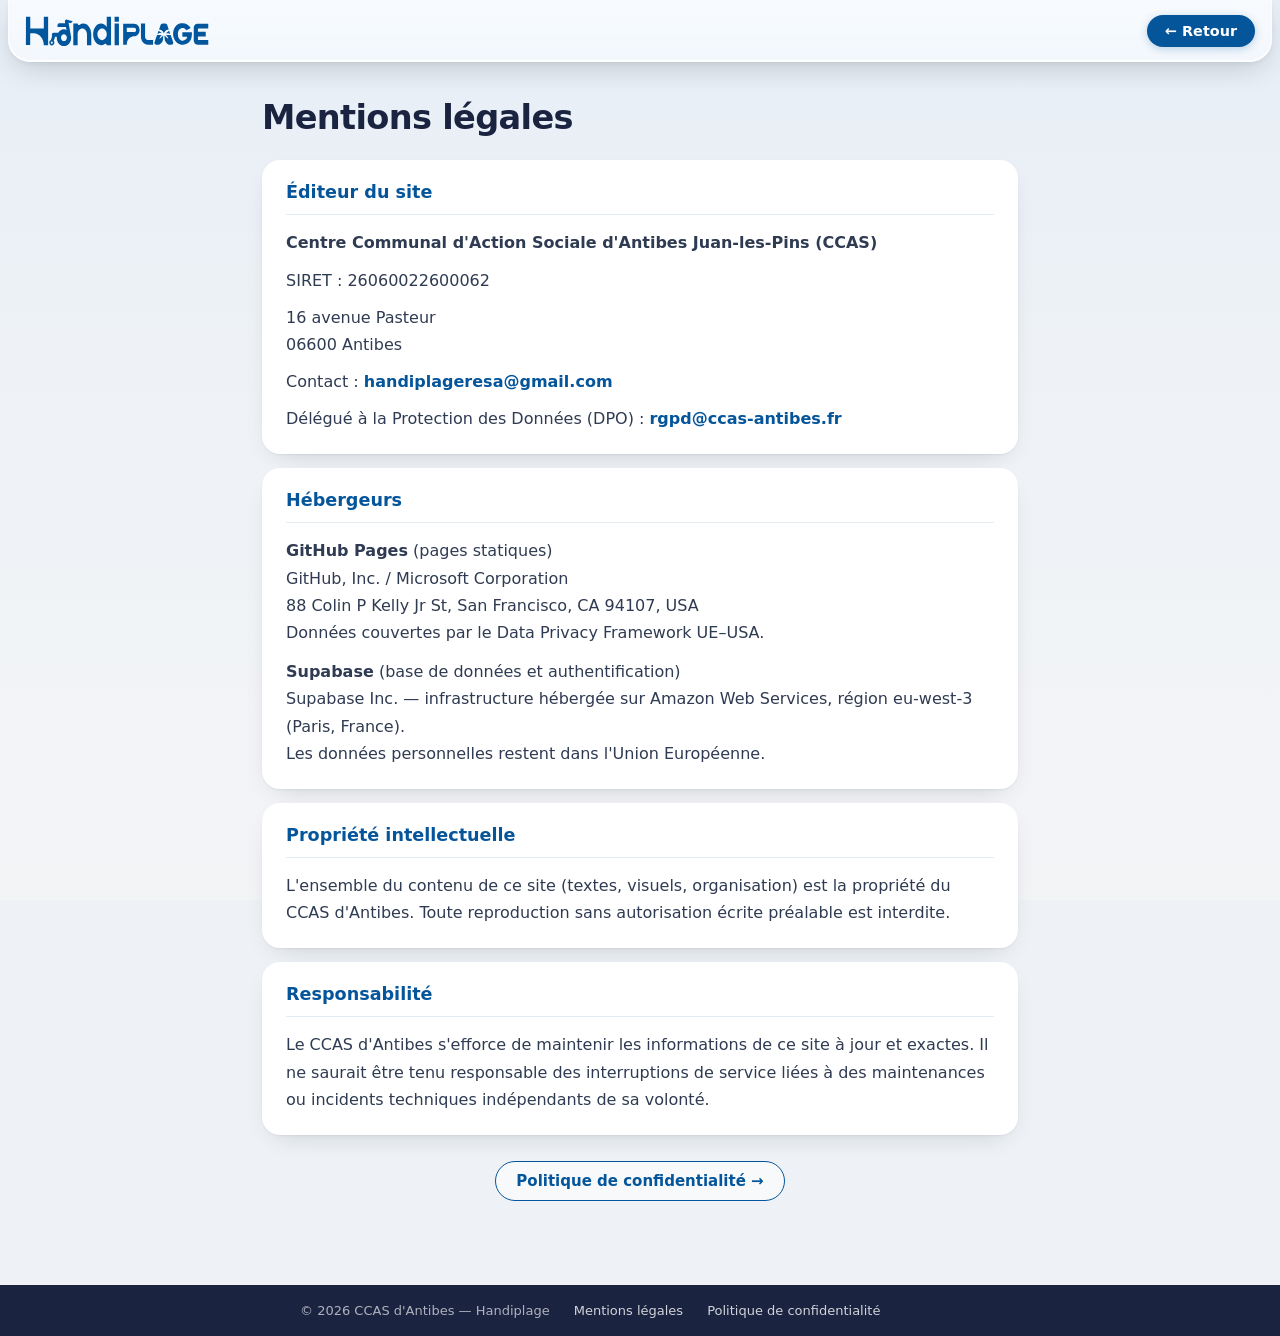
<file: mentions-legales.html>
<!DOCTYPE html>
<html lang="fr">
<head>
  <meta charset="UTF-8">
  <meta name="viewport" content="width=device-width, initial-scale=1.0">
  <title>Mentions légales — Handiplage Antibes</title>
  <link rel="icon" type="image/png" sizes="128x128" href="icons/favicon-palmier.png">
  <link rel="icon" type="image/svg+xml" sizes="any" href="icons/icone-handiplage.svg">
  <link rel="apple-touch-icon" href="icons/apple-touch-icon.png">
  <link rel="stylesheet" href="css/public.css">
</head>
<body class="legal-page">

<header class="pub-header legal-header">
  <a href="login.html" class="legal-header-logo"><img src="logo-handiplage-mot-bleu.svg" alt="Handiplage — accueil"></a>
  <a href="login.html" class="legal-back" id="legal-back">← Retour</a>
</header>

<main class="pub-container legal-main">

  <h1 class="legal-title">Mentions légales</h1>

  <div class="pub-card">
    <h2 class="pub-card-title">Éditeur du site</h2>
    <p class="legal-p"><strong>Centre Communal d'Action Sociale d'Antibes Juan-les-Pins (CCAS)</strong></p>
    <p class="legal-p">SIRET : 26060022600062</p>
    <p class="legal-p">16 avenue Pasteur<br>06600 Antibes</p>
    <p class="legal-p">Contact : <a href="mailto:handiplageresa@gmail.com" class="legal-link">handiplageresa@gmail.com</a></p>
    <p class="legal-p">Délégué à la Protection des Données (DPO) : <a href="mailto:rgpd@ccas-antibes.fr" class="legal-link">rgpd@ccas-antibes.fr</a></p>
  </div>

  <div class="pub-card">
    <h2 class="pub-card-title">Hébergeurs</h2>
    <p class="legal-p"><strong>GitHub Pages</strong> (pages statiques)<br>
    GitHub, Inc. / Microsoft Corporation<br>
    88 Colin P Kelly Jr St, San Francisco, CA 94107, USA<br>
    Données couvertes par le Data Privacy Framework UE–USA.</p>
    <p class="legal-p" style="margin-top:12px"><strong>Supabase</strong> (base de données et authentification)<br>
    Supabase Inc. — infrastructure hébergée sur Amazon Web Services, région eu-west-3 (Paris, France).<br>
    Les données personnelles restent dans l'Union Européenne.</p>
  </div>

  <div class="pub-card">
    <h2 class="pub-card-title">Propriété intellectuelle</h2>
    <p class="legal-p">L'ensemble du contenu de ce site (textes, visuels, organisation) est la propriété du CCAS d'Antibes. Toute reproduction sans autorisation écrite préalable est interdite.</p>
  </div>

  <div class="pub-card">
    <h2 class="pub-card-title">Responsabilité</h2>
    <p class="legal-p">Le CCAS d'Antibes s'efforce de maintenir les informations de ce site à jour et exactes. Il ne saurait être tenu responsable des interruptions de service liées à des maintenances ou incidents techniques indépendants de sa volonté.</p>
  </div>

  <p class="legal-crosslink-wrap"><a href="politique-confidentialite.html" class="legal-crosslink">Politique de confidentialité →</a></p>

</main>

<footer class="site-footer">
  <div class="site-footer-inner">
    <span>© 2026 CCAS d'Antibes — Handiplage</span>
    <a href="mentions-legales.html">Mentions légales</a>
    <a href="politique-confidentialite.html">Politique de confidentialité</a>
  </div>
</footer>

<script>
  // « Retour » : revient à la page précédente du site si on en vient, sinon à la connexion
  document.getElementById('legal-back').addEventListener('click', function (e) {
    try {
      if (document.referrer && new URL(document.referrer).origin === location.origin && history.length > 1) {
        e.preventDefault(); history.back();
      }
    } catch (err) {}
  });
</script></body>
</html>
</file>
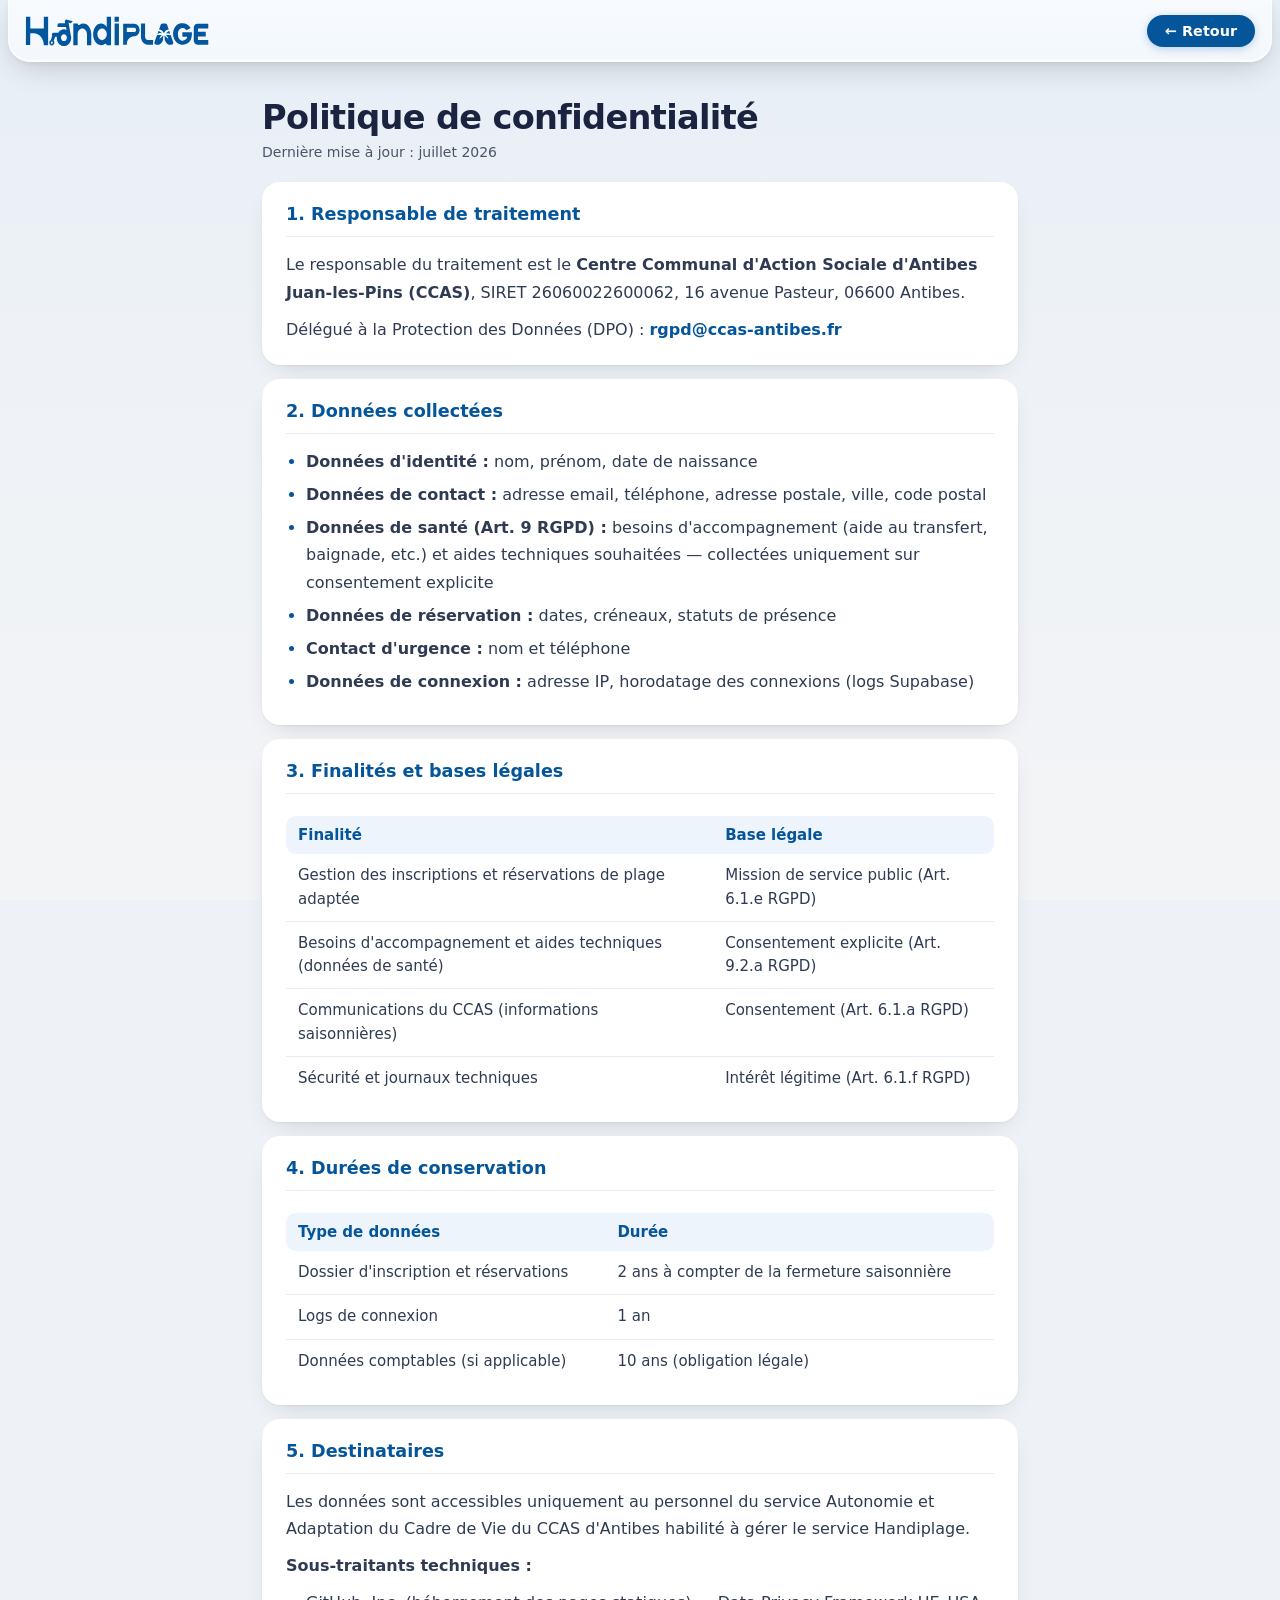
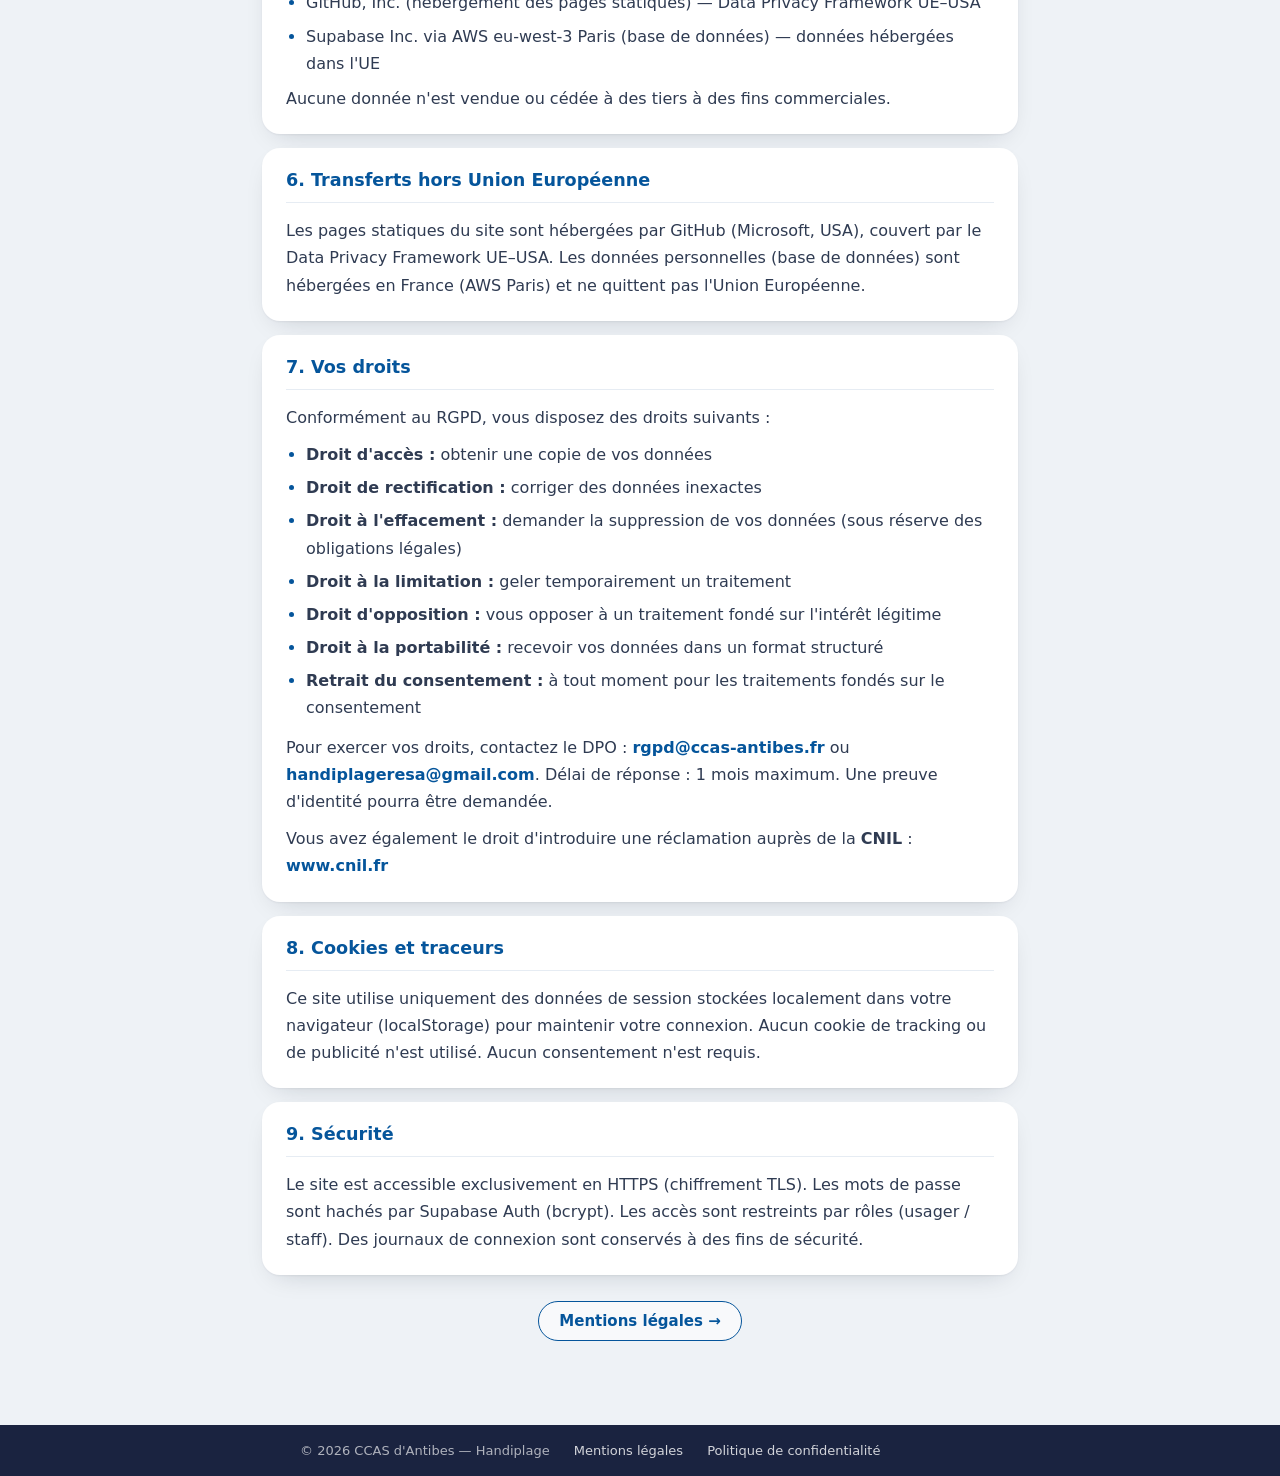
<file: politique-confidentialite.html>
<!DOCTYPE html>
<html lang="fr">
<head>
  <meta charset="UTF-8">
  <meta name="viewport" content="width=device-width, initial-scale=1.0">
  <title>Politique de confidentialité — Handiplage Antibes</title>
  <link rel="icon" type="image/png" sizes="128x128" href="icons/favicon-palmier.png">
  <link rel="icon" type="image/svg+xml" sizes="any" href="icons/icone-handiplage.svg">
  <link rel="apple-touch-icon" href="icons/apple-touch-icon.png">
  <link rel="stylesheet" href="css/public.css">
</head>
<body class="legal-page">

<header class="pub-header legal-header">
  <a href="login.html" class="legal-header-logo"><img src="logo-handiplage-mot-bleu.svg" alt="Handiplage — accueil"></a>
  <a href="login.html" class="legal-back" id="legal-back">← Retour</a>
</header>

<main class="pub-container legal-main">

  <h1 class="legal-title">Politique de confidentialité</h1>
  <p class="legal-updated">Dernière mise à jour : juillet 2026</p>

  <div class="pub-card">
    <h2 class="pub-card-title">1. Responsable de traitement</h2>
    <p class="legal-p">Le responsable du traitement est le <strong>Centre Communal d'Action Sociale d'Antibes Juan-les-Pins (CCAS)</strong>, SIRET 26060022600062, 16 avenue Pasteur, 06600 Antibes.</p>
    <p class="legal-p">Délégué à la Protection des Données (DPO) : <a href="mailto:rgpd@ccas-antibes.fr" class="legal-link">rgpd@ccas-antibes.fr</a></p>
  </div>

  <div class="pub-card">
    <h2 class="pub-card-title">2. Données collectées</h2>
    <ul class="legal-list">
      <li><strong>Données d'identité :</strong> nom, prénom, date de naissance</li>
      <li><strong>Données de contact :</strong> adresse email, téléphone, adresse postale, ville, code postal</li>
      <li><strong>Données de santé (Art. 9 RGPD) :</strong> besoins d'accompagnement (aide au transfert, baignade, etc.) et aides techniques souhaitées — collectées uniquement sur consentement explicite</li>
      <li><strong>Données de réservation :</strong> dates, créneaux, statuts de présence</li>
      <li><strong>Contact d'urgence :</strong> nom et téléphone</li>
      <li><strong>Données de connexion :</strong> adresse IP, horodatage des connexions (logs Supabase)</li>
    </ul>
  </div>

  <div class="pub-card">
    <h2 class="pub-card-title">3. Finalités et bases légales</h2>
    <div class="legal-table-wrap"><table class="legal-table">
      <thead><tr><th>Finalité</th><th>Base légale</th></tr></thead>
      <tbody>
        <tr><td>Gestion des inscriptions et réservations de plage adaptée</td><td>Mission de service public (Art. 6.1.e RGPD)</td></tr>
        <tr><td>Besoins d'accompagnement et aides techniques (données de santé)</td><td>Consentement explicite (Art. 9.2.a RGPD)</td></tr>
        <tr><td>Communications du CCAS (informations saisonnières)</td><td>Consentement (Art. 6.1.a RGPD)</td></tr>
        <tr><td>Sécurité et journaux techniques</td><td>Intérêt légitime (Art. 6.1.f RGPD)</td></tr>
      </tbody>
    </table></div>
  </div>

  <div class="pub-card">
    <h2 class="pub-card-title">4. Durées de conservation</h2>
    <div class="legal-table-wrap"><table class="legal-table">
      <thead><tr><th>Type de données</th><th>Durée</th></tr></thead>
      <tbody>
        <tr><td>Dossier d'inscription et réservations</td><td>2 ans à compter de la fermeture saisonnière</td></tr>
        <tr><td>Logs de connexion</td><td>1 an</td></tr>
        <tr><td>Données comptables (si applicable)</td><td>10 ans (obligation légale)</td></tr>
      </tbody>
    </table></div>
  </div>

  <div class="pub-card">
    <h2 class="pub-card-title">5. Destinataires</h2>
    <p class="legal-p">Les données sont accessibles uniquement au personnel du service Autonomie et Adaptation du Cadre de Vie du CCAS d'Antibes habilité à gérer le service Handiplage.</p>
    <p class="legal-p" style="margin-top:8px"><strong>Sous-traitants techniques :</strong></p>
    <ul class="legal-list">
      <li>GitHub, Inc. (hébergement des pages statiques) — Data Privacy Framework UE–USA</li>
      <li>Supabase Inc. via AWS eu-west-3 Paris (base de données) — données hébergées dans l'UE</li>
    </ul>
    <p class="legal-p" style="margin-top:8px">Aucune donnée n'est vendue ou cédée à des tiers à des fins commerciales.</p>
  </div>

  <div class="pub-card">
    <h2 class="pub-card-title">6. Transferts hors Union Européenne</h2>
    <p class="legal-p">Les pages statiques du site sont hébergées par GitHub (Microsoft, USA), couvert par le Data Privacy Framework UE–USA. Les données personnelles (base de données) sont hébergées en France (AWS Paris) et ne quittent pas l'Union Européenne.</p>
  </div>

  <div class="pub-card">
    <h2 class="pub-card-title">7. Vos droits</h2>
    <p class="legal-p">Conformément au RGPD, vous disposez des droits suivants :</p>
    <ul class="legal-list">
      <li><strong>Droit d'accès :</strong> obtenir une copie de vos données</li>
      <li><strong>Droit de rectification :</strong> corriger des données inexactes</li>
      <li><strong>Droit à l'effacement :</strong> demander la suppression de vos données (sous réserve des obligations légales)</li>
      <li><strong>Droit à la limitation :</strong> geler temporairement un traitement</li>
      <li><strong>Droit d'opposition :</strong> vous opposer à un traitement fondé sur l'intérêt légitime</li>
      <li><strong>Droit à la portabilité :</strong> recevoir vos données dans un format structuré</li>
      <li><strong>Retrait du consentement :</strong> à tout moment pour les traitements fondés sur le consentement</li>
    </ul>
    <p class="legal-p" style="margin-top:12px">Pour exercer vos droits, contactez le DPO : <a href="mailto:rgpd@ccas-antibes.fr" class="legal-link">rgpd@ccas-antibes.fr</a> ou <a href="mailto:handiplageresa@gmail.com" class="legal-link">handiplageresa@gmail.com</a>. Délai de réponse : 1 mois maximum. Une preuve d'identité pourra être demandée.</p>
    <p class="legal-p" style="margin-top:8px">Vous avez également le droit d'introduire une réclamation auprès de la <strong>CNIL</strong> : <a href="https://www.cnil.fr" class="legal-link" target="_blank" rel="noopener">www.cnil.fr</a></p>
  </div>

  <div class="pub-card">
    <h2 class="pub-card-title">8. Cookies et traceurs</h2>
    <p class="legal-p">Ce site utilise uniquement des données de session stockées localement dans votre navigateur (localStorage) pour maintenir votre connexion. Aucun cookie de tracking ou de publicité n'est utilisé. Aucun consentement n'est requis.</p>
  </div>

  <div class="pub-card">
    <h2 class="pub-card-title">9. Sécurité</h2>
    <p class="legal-p">Le site est accessible exclusivement en HTTPS (chiffrement TLS). Les mots de passe sont hachés par Supabase Auth (bcrypt). Les accès sont restreints par rôles (usager / staff). Des journaux de connexion sont conservés à des fins de sécurité.</p>
  </div>

  <p class="legal-crosslink-wrap"><a href="mentions-legales.html" class="legal-crosslink">Mentions légales →</a></p>

</main>

<footer class="site-footer">
  <div class="site-footer-inner">
    <span>© 2026 CCAS d'Antibes — Handiplage</span>
    <a href="mentions-legales.html">Mentions légales</a>
    <a href="politique-confidentialite.html">Politique de confidentialité</a>
  </div>
</footer>

<script>
  // « Retour » : revient à la page précédente du site si on en vient, sinon à la connexion
  document.getElementById('legal-back').addEventListener('click', function (e) {
    try {
      if (document.referrer && new URL(document.referrer).origin === location.origin && history.length > 1) {
        e.preventDefault(); history.back();
      }
    } catch (err) {}
  });
</script></body>
</html>
</file>
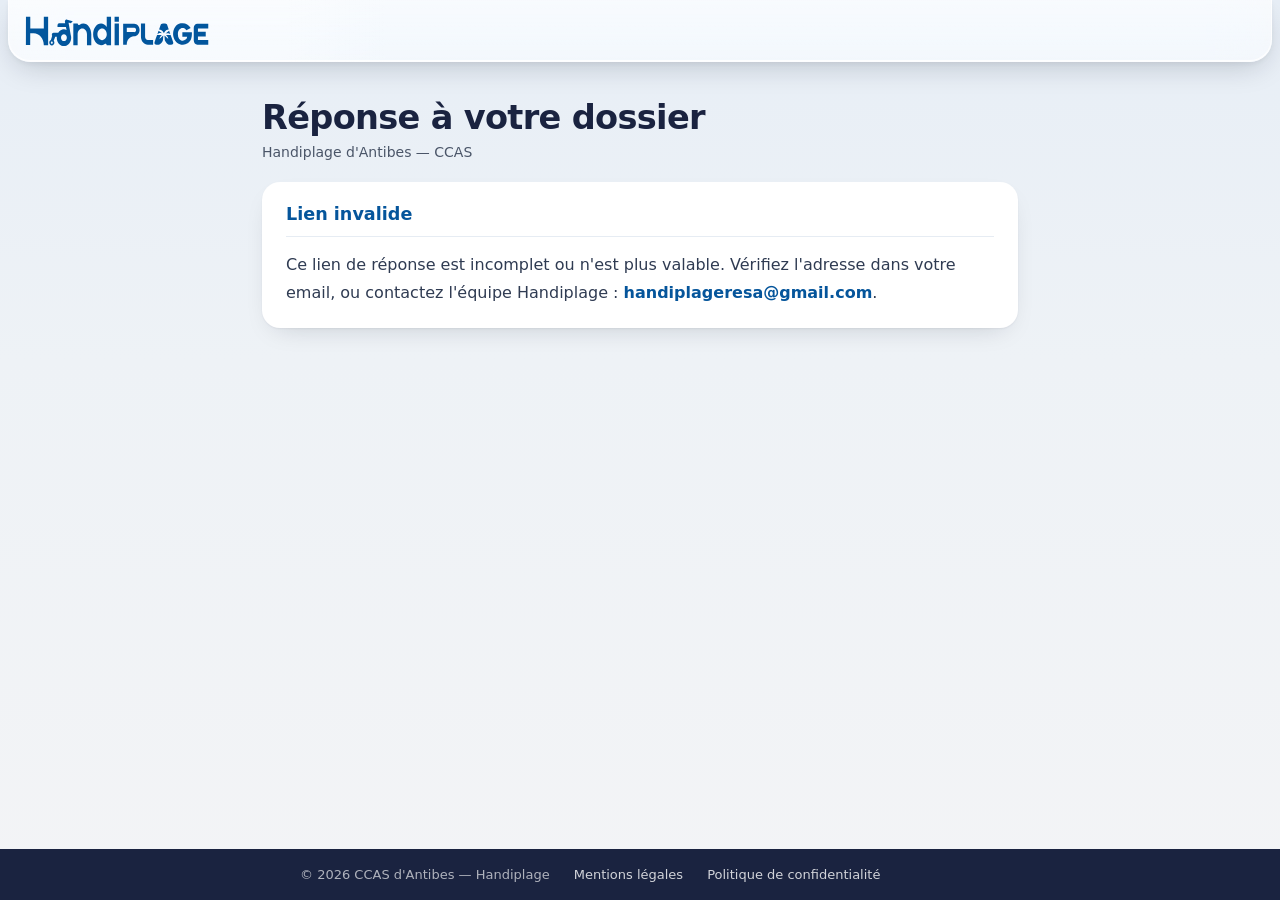
<file: reponse.html>
<!DOCTYPE html>
<html lang="fr">
<head>
  <meta charset="UTF-8">
  <meta name="viewport" content="width=device-width, initial-scale=1.0">
  <title>Réponse à votre dossier — Handiplage Antibes</title>
  <link rel="icon" type="image/png" sizes="128x128" href="icons/favicon-palmier.png">
  <link rel="icon" type="image/svg+xml" sizes="any" href="icons/icone-handiplage.svg">
  <link rel="apple-touch-icon" href="icons/apple-touch-icon.png">
  <meta name="theme-color" content="#eef2f6">
  <link rel="stylesheet" href="css/public.css">
</head>
<body class="legal-page">

<header class="pub-header">
  <a href="login.html"><img src="logo-handiplage-mot-bleu.svg" alt="Handiplage — accueil" class="pub-header-logo"></a>
</header>

<main class="pub-container legal-main">

  <h1 class="legal-title">Réponse à votre dossier</h1>
  <p class="legal-updated">Handiplage d'Antibes — CCAS</p>

  <div id="reponse-content">

    <div class="pub-card">
      <h2 class="pub-card-title">Adressez votre réponse à l'équipe Handiplage</h2>
      <p class="legal-p" style="margin-bottom:16px">
        Ce formulaire vous permet de répondre à la décision concernant votre demande d'inscription.
        Joignez tout élément complémentaire en décrivant votre situation dans le champ ci-dessous.
      </p>

      <div id="reponse-errors" class="pub-errors"></div>

      <div id="reponse-success" class="pub-success" style="display:none">
        <div class="pub-success-icon">✅</div>
        <h2>Réponse envoyée !</h2>
        <p>Votre réponse a bien été transmise à l'équipe Handiplage.<br>
           Elle sera examinée dans les meilleurs délais.</p>
      </div>

      <form id="reponse-form">
        <div class="pub-field">
          <label for="f-contenu">Votre message <span class="req">*</span></label>
          <textarea id="f-contenu" rows="8" placeholder="Décrivez votre situation, joignez les informations complémentaires…" style="resize:vertical"></textarea>
        </div>
        <button type="submit" class="pub-btn" id="reponse-submit">Envoyer ma réponse</button>
      </form>
    </div>

  </div>
</main>

<footer class="site-footer">
  <div class="site-footer-inner">
    <span>© 2026 CCAS d'Antibes — Handiplage</span>
    <a href="mentions-legales.html">Mentions légales</a>
    <a href="politique-confidentialite.html">Politique de confidentialité</a>
  </div>
</footer>

<script src="js/env.js"></script>
<script src="js/reponse.js"></script>
<script>
  initReponsePage();
</script>
</body>
</html>
</file>
<file: css/public.css>
/* css/public.css — pages publiques mobile-first */
*, *::before, *::after { box-sizing: border-box; margin: 0; padding: 0; }

body {
  font-family: system-ui, -apple-system, sans-serif;
  font-size: 16px;
  /* Même fond bleu-gris léger que l'espace usager */
  background: #eef2f6 linear-gradient(180deg, #e7eef6 0%, #eef2f6 40%, #f3f4f6 100%) fixed;
  color: #1a2340;
  /* Pied de page toujours collé en bas de l'écran : la page fait au moins la hauteur
     de l'écran et le contenu (bloc juste après l'en-tête) s'étire pour remplir */
  min-height: 100vh;
  min-height: 100dvh;
  display: flex;
  flex-direction: column;
}
body > header + * { flex: 1 0 auto; width: 100%; }

/* En-tête en verre (même rendu que l'espace usager et les pages légales) */
.pub-header {
  margin: 0 8px;
  padding: 12px 16px;
  border-radius: 0 0 22px 22px;
  color: #1a2340;
  background: linear-gradient(180deg, rgba(255,255,255,.72) 0%, rgba(255,255,255,.55) 100%);
  backdrop-filter: blur(24px) saturate(190%);
  -webkit-backdrop-filter: blur(24px) saturate(190%);
  border: 1px solid rgba(255,255,255,.65);
  border-top: none;
  box-shadow: inset 0 -1px 0 rgba(255,255,255,.9), 0 10px 30px -8px rgba(10,22,40,.22), 0 2px 6px rgba(10,22,40,.05);
  display: flex;
  align-items: center;
  gap: 14px;
  position: sticky;
  top: 0;
  z-index: 10;
}
@supports not ((backdrop-filter: blur(1px)) or (-webkit-backdrop-filter: blur(1px))) {
  .pub-header { background: rgba(255,255,255,.97); }
}
@media (prefers-reduced-transparency: reduce) {
  .pub-header { background: #ffffff; backdrop-filter: none; -webkit-backdrop-filter: none; }
}
.pub-header-logo { height: 26px; width: auto; display: block; }
@media (min-width: 640px) { .pub-header-logo { height: 30px; } }
.pub-header-sub  { font-size: 0.875rem; color: #2f3b52; }
.pub-header-back {
  margin-left: auto;
  display: inline-flex;
  align-items: center;
  gap: 6px;
  background: #05559b;
  color: #ffffff;
  text-decoration: none;
  font-size: .9rem;
  font-weight: 700;
  padding: 8px 18px;
  border-radius: 50px;
  white-space: nowrap;
  box-shadow: 0 2px 8px rgba(5,85,155,.25);
  transition: background .15s, transform .1s;
}
.pub-header-back:hover  { background: #03437a; }
.pub-header-back:active { transform: scale(0.97); }
.pub-header-back:focus-visible { outline: 3px solid #ee751d; outline-offset: 2px; }

/* Titre de page (sous l'en-tête) */
.pub-page-title { font-size: 1.75rem; font-weight: 800; letter-spacing: -.02em; line-height: 1.2; color: #1a2340; margin: 8px 0 20px; }
@media (min-width: 720px) { .pub-page-title { font-size: 2.1rem; } }

/* Shell responsive */
.pub-shell { display: block; }
.pub-sidebar { display: none; }

/* Contenu principal */
.pub-main { flex: 1; min-width: 0; }
.pub-container {
  max-width: 680px;
  margin: 0 auto;
  padding: 16px;
}

/* ── Sidebar (desktop) ───────────────────────────────────────────── */
.pub-sidebar-inner {
  padding: 28px 24px 20px;
  flex-shrink: 0;
}
.pub-sidebar-tagline {
  font-size: .9rem;
  opacity: .85;
  line-height: 1.4;
  margin-bottom: 16px;
}
.pub-sidebar-hr {
  border: none;
  border-top: 1px solid rgba(255,255,255,.2);
  margin-bottom: 20px;
}
.pub-sidebar-infos { display: flex; flex-direction: column; gap: 14px; }
.pub-sidebar-info  { display: flex; align-items: center; gap: 12px; font-size: .875rem; opacity: .9; }
.pub-sidebar-info-icon {
  width: 28px; height: 28px;
  border-radius: 8px;
  background: rgba(255,255,255,.13);
  display: flex; align-items: center; justify-content: center;
  flex-shrink: 0;
}
.pub-sidebar-info-icon img { width: 18px; height: 18px; object-fit: contain; }
/* Photo de la plage (même que la page de connexion) : remplit le bas du bandeau.
   Le masque rend le haut de la photo transparent : elle se fond dans le dégradé
   du bandeau, sans cassure de couleur. Vagues décoratives en bas. */
.pub-sidebar-photo {
  flex: 1;
  min-height: 0;
  position: relative;
  overflow: hidden;
  background: url('../images/connexion-plage.jpg') 62% 70% / cover no-repeat;
  -webkit-mask-image: linear-gradient(to bottom, transparent 0%, #000 45%);
          mask-image: linear-gradient(to bottom, transparent 0%, #000 45%);
}
.pub-sidebar-waves { position: absolute; bottom: 0; left: 0; right: 0; display: block; width: 100%; height: 60px; }

/* Aucun débordement horizontal possible (clip ne casse pas l'en-tête sticky) */
html, body { overflow-x: clip; }

/* ── Ordinateur / tablette en paysage ≥1200px ───────────────────── */
/* Comme l'espace usager : bandeau photo fixé à gauche sur toute la hauteur,
   l'en-tête en verre et le pied de page passent par-dessus. */
@media (min-width: 1200px) {
  body { display: flex; flex-direction: column; }
  .pub-header {
    min-height: 62px;
    /* verre un peu plus clair au-dessus du bandeau bleu nuit : logo lisible */
    background:
      linear-gradient(90deg, rgba(255,255,255,.28) 0%, rgba(255,255,255,.28) 22%, rgba(255,255,255,0) 30%),
      linear-gradient(180deg, rgba(255,255,255,.72) 0%, rgba(255,255,255,.55) 100%);
  }
  .pub-shell {
    display: flex;
    flex: 1;
    padding-left: 25%;                /* place réservée au bandeau fixe */
  }
  .pub-sidebar {
    display: flex;
    flex-direction: column;
    width: 25%;
    position: fixed;
    top: 0;
    left: 0;
    height: 100vh;
    height: 100dvh;
    z-index: 5;                       /* sous l'en-tête (10) et le pied de page (6) */
    overflow: hidden;
    background: linear-gradient(168deg, #080f30 0%, #0a2a6e 28%, #1565c0 62%, #1976d2 100%);
    color: white;
  }
  .pub-sidebar-inner { padding-top: calc(62px + 28px); }   /* le texte démarre sous l'en-tête */
  .site-footer { position: relative; z-index: 6; }
  .pub-main { overflow-x: hidden; }
  .pub-container { max-width: 1000px; margin: 0 auto; padding: 28px 40px 48px; }
}

/* ── Tablette 640–1199px (iPad portrait, Surface…) ───────────────── */
@media (min-width: 640px) and (max-width: 1199px) {
  .pub-container { max-width: 860px; padding: 24px 32px 40px; }
}

/* Carte section */
.pub-card {
  background: white;
  border-radius: 18px;
  padding: 22px 24px;
  margin-bottom: 14px;
  box-shadow: 0 1px 2px rgba(10,22,40,.05), 0 10px 28px -14px rgba(10,22,40,.22);
}
.pub-card-title {
  font-size: 1.1rem;
  font-weight: 800;
  color: #05559b;
  margin-bottom: 16px;
  padding-bottom: 12px;
  border-bottom: 1px solid #e6ecf3;
}

/* Champs de formulaire */
.pub-field { margin-bottom: 16px; }
.pub-field label {
  display: block;
  font-size: .875rem;
  font-weight: 600;
  color: #1a2340;
  margin-bottom: 6px;
}
.pub-field input[type="text"],
.pub-field input[type="email"],
.pub-field input[type="tel"],
.pub-field select,
.pub-field textarea {
  width: 100%;
  padding: 12px 14px;
  border: 1.5px solid #d5dde7;
  border-radius: 12px;
  font-size: 1rem;
  font-family: inherit;
  color: #1a2340;
  transition: border-color .15s, box-shadow .15s;
  background: white;
}
.pub-field input::placeholder,
.pub-field textarea::placeholder { color: #6b7385; }
.pub-field input:focus,
.pub-field select:focus,
.pub-field textarea:focus {
  outline: none;
  border-color: #05559b;
  box-shadow: 0 0 0 4px rgba(5,85,155,.15);
}
.pub-row {
  display: grid;
  grid-template-columns: 1fr 1fr;
  gap: 12px;
}
@media (max-width: 480px) { .pub-row { grid-template-columns: 1fr; } }

/* DOB sélecteurs */
.pub-dob {
  display: flex;
  gap: 8px;
  align-items: center;
}
.pub-dob select { flex: 1; min-width: 0; }
/* Petits écrans : marges intérieures réduites pour que « Année » reste lisible en entier */
@media (max-width: 480px) {
  .pub-dob { gap: 6px; }
  .pub-field .pub-dob select { padding-left: 10px; padding-right: 4px; }
}
.pub-dob span { color: #aaa; font-size: 1.1rem; }

/* Cases à cocher et radios */
.pub-checks { display: flex; flex-direction: column; gap: 10px; }
.pub-check, .pub-radio {
  display: flex;
  align-items: flex-start;
  gap: 10px;
  cursor: pointer;
  font-size: .9375rem;
  line-height: 1.4;
}
.pub-check input, .pub-radio input {
  flex-shrink: 0;
  width: 20px;
  height: 20px;
  margin-top: 2px;
  cursor: pointer;
  accent-color: #05559b;
}
.pub-hint { font-size: .8125rem; color: #4a5568; }

/* Fichiers */
.pub-field input[type="file"] {
  width: 100%;
  padding: 10px;
  border: 1.5px dashed #b9c6d6;
  border-radius: 12px;
  background: #f4f7fb;
  font-family: inherit;
}

/* Notice RGPD */
.pub-rgpd {
  background: #f4f7fb;
  border: 1px solid #e6ecf3;
  border-radius: 12px;
  padding: 14px 16px;
  font-size: .8125rem;
  color: #2f3b52;
  line-height: 1.6;
  margin-bottom: 16px;
}
.pub-rgpd ul { margin: 8px 0 8px 18px; }
.pub-rgpd a { color: #05559b; }

/* Requis */
.req { color: #c62828; }

/* Bouton principal : orange, comme « Se connecter » */
.pub-btn {
  width: 100%;
  padding: 16px;
  background: #ee751d;
  color: #0f1b2e;
  border: none;
  border-radius: 14px;
  font-family: inherit;
  font-size: 1.0625rem;
  font-weight: 700;
  cursor: pointer;
  box-shadow: 0 4px 14px rgba(238,117,29,.3);
  transition: background .15s, transform .12s;
  letter-spacing: .02em;
}
.pub-btn:hover   { background: #f28a3d; transform: translateY(-1px); }
.pub-btn:focus-visible { outline: 3px solid #05559b; outline-offset: 2px; }
.pub-btn:disabled { background: #cfd6df; color: #4a5568; box-shadow: none; cursor: not-allowed; transform: none; }

/* Messages d'erreur / succès */
.pub-errors {
  background: #ffebee;
  border: 1px solid #ef9a9a;
  border-radius: 12px;
  padding: 12px 16px;
  color: #b71c1c;
  font-size: .9rem;
  margin-bottom: 16px;
  display: none;
}
.pub-errors.visible { display: block; }
.pub-errors p { margin-bottom: 4px; }

.pub-success {
  background: #e8f5e9;
  border: 1px solid #a5d6a7;
  border-radius: 18px;
  padding: 24px;
  text-align: center;
}
.pub-success-icon { font-size: 2.5rem; margin-bottom: 12px; }
.pub-success h2   { color: #2e7d32; font-size: 1.2rem; margin-bottom: 8px; }
.pub-success p    { color: #555; font-size: .9375rem; line-height: 1.5; }

/* ── Footer ─────────────────────────────────────────────────────── */
.site-footer { background: #1a2340; color: rgba(255,255,255,.65); font-size: .8125rem; padding: 18px 20px calc(18px + env(safe-area-inset-bottom, 0px)); margin-top: 32px; }
.site-footer-inner { max-width: 680px; margin: 0 auto; display: flex; flex-wrap: wrap; gap: 12px 24px; align-items: center; }
.site-footer-inner a { color: rgba(255,255,255,.8); text-decoration: none; }
.site-footer-inner a:hover { color: white; text-decoration: underline; }

/* ── Pages légales (mentions légales, confidentialité) ─────────────
   Même langage visuel que l'espace usager : fond bleu-gris léger,
   en-tête en verre avec le logo bleu, cartes blanches arrondies. */
body.legal-page { background: #eef2f6 linear-gradient(180deg, #e7eef6 0%, #eef2f6 40%, #f3f4f6 100%) fixed; }

.legal-header {
  justify-content: space-between;
  margin: 0 8px;
  padding: 12px 16px;
  border-radius: 0 0 22px 22px;
  color: #1a2340;
  background: linear-gradient(180deg, rgba(255,255,255,.72) 0%, rgba(255,255,255,.55) 100%);
  backdrop-filter: blur(24px) saturate(190%);
  -webkit-backdrop-filter: blur(24px) saturate(190%);
  border: 1px solid rgba(255,255,255,.65);
  border-top: none;
  box-shadow: inset 0 -1px 0 rgba(255,255,255,.9), 0 10px 30px -8px rgba(10,22,40,.22), 0 2px 6px rgba(10,22,40,.05);
}
@supports not ((backdrop-filter: blur(1px)) or (-webkit-backdrop-filter: blur(1px))) {
  .legal-header { background: rgba(255,255,255,.97); }
}
@media (prefers-reduced-transparency: reduce) {
  .legal-header { background: #ffffff; backdrop-filter: none; -webkit-backdrop-filter: none; }
}
.legal-header-logo { display: block; }
.legal-header-logo img { display: block; height: 26px; width: auto; }
@media (min-width: 640px) { .legal-header-logo img { height: 30px; } }
.legal-back {
  display: inline-flex; align-items: center; gap: 6px;
  padding: 8px 18px; border-radius: 50px;
  background: #05559b; color: #ffffff;
  font-size: .9rem; font-weight: 700; text-decoration: none; white-space: nowrap;
  box-shadow: 0 2px 8px rgba(5,85,155,.25);
  transition: background .15s;
}
.legal-back:hover { background: #03437a; }
.legal-back:focus-visible { outline: 3px solid #ee751d; outline-offset: 2px; }

/* Colonne de lecture confortable, à toutes les largeurs */
.pub-container.legal-main { max-width: 820px; margin: 0 auto; padding: 28px 16px 40px; }
@media (min-width: 640px) { .pub-container.legal-main { padding: 36px 32px 48px; } }

.legal-title { font-size: 1.75rem; font-weight: 800; letter-spacing: -.02em; line-height: 1.2; color: #1a2340; }
@media (min-width: 720px) { .legal-title { font-size: 2.1rem; } }
.legal-updated { margin: 6px 0 22px; font-size: .875rem; color: #4a5568; }
.legal-title + .pub-card { margin-top: 22px; }

.legal-page .pub-card {
  border-radius: 18px;
  padding: 22px 24px;
  margin-bottom: 14px;
  box-shadow: 0 1px 2px rgba(10,22,40,.05), 0 10px 28px -14px rgba(10,22,40,.22);
}
.legal-page .pub-card-title {
  font-size: 1.1rem;
  font-weight: 800;
  color: #05559b;
  margin-bottom: 14px;
  padding-bottom: 12px;
  border-bottom: 1px solid #e6ecf3;
}

.legal-p    { font-size: 1rem; line-height: 1.7; color: #2f3b52; margin-bottom: 10px; }
.legal-p:last-child { margin-bottom: 0; }
.legal-link { color: #05559b; text-decoration: none; font-weight: 600; }
.legal-link:hover { text-decoration: underline; }
.legal-list { padding-left: 20px; margin: 8px 0; }
.legal-list li { font-size: 1rem; line-height: 1.7; color: #2f3b52; margin-bottom: 6px; }
.legal-list li::marker { color: #05559b; }
/* Tableaux : défilent horizontalement dans leur carte sur petit écran au lieu de déborder */
.legal-table-wrap { overflow-x: auto; margin-top: 8px; }
.legal-table { width: 100%; border-collapse: collapse; font-size: .9375rem; margin-top: 8px; }
.legal-table th { background: #eef4fb; color: #05559b; font-weight: 700; padding: 10px 12px; text-align: left; }
.legal-table th:first-child { border-radius: 10px 0 0 10px; }
.legal-table th:last-child  { border-radius: 0 10px 10px 0; }
.legal-table td { padding: 10px 12px; border-bottom: 1px solid #e6ecf3; color: #2f3b52; vertical-align: top; line-height: 1.55; }
.legal-table tr:last-child td { border-bottom: none; }

/* Lien vers l'autre page légale, en bas */
.legal-crosslink-wrap { text-align: center; margin: 26px 0 4px; }
.legal-crosslink {
  display: inline-flex; align-items: center; gap: 6px;
  padding: 10px 20px; border-radius: 50px;
  border: 1.5px solid #05559b; color: #05559b; background: rgba(255,255,255,.6);
  font-weight: 700; font-size: .9375rem; text-decoration: none;
  transition: background .15s, color .15s;
}
.legal-crosslink:hover { background: #05559b; color: #ffffff; }

/* iPhone / tablette : un champ dont le texte fait moins de 16 px déclenche un zoom
   automatique au toucher. On force 16 px minimum sur les écrans tactiles
   (sans bloquer le zoom à deux doigts, indispensable aux personnes malvoyantes). */
@media (pointer: coarse) {
  input, select, textarea { font-size: max(16px, 1em) !important; }
}
</file>
